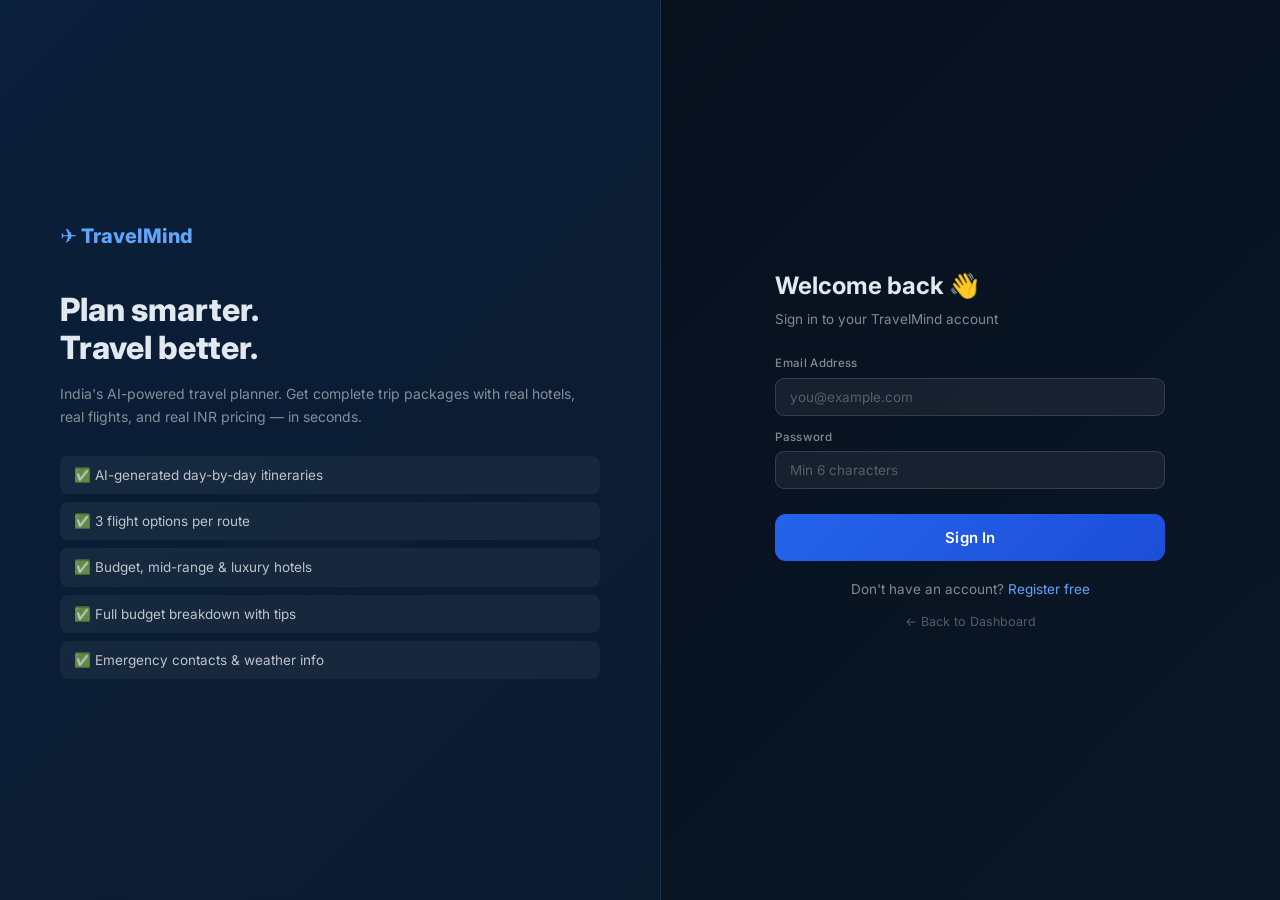
<file: frontend/index.html>
<!DOCTYPE html>
<html lang="en">

<head>
    <meta charset="UTF-8">
    <meta name="viewport" content="width=device-width, initial-scale=1.0">
    <title>TravelMind — AI Travel Planner</title>
    <script>if (!localStorage.getItem("token")) { window.location.replace("login.html"); }</script>
    <link rel="stylesheet" href="style.css">
    <link href="https://fonts.googleapis.com/css2?family=Inter:wght@300;400;500;600;700;800&display=swap"
        rel="stylesheet">
</head>

<body>
    <div class="app-layout">
        <aside class="sidebar">
            <div class="sidebar-logo"><span>✈</span> TravelMind</div>
            <nav class="sidebar-nav">
                <a class="nav-item active">🏠 <span>Dashboard</span></a>
                <a class="nav-item" onclick="go('trips.html')">🧳 <span>My Trips</span></a>
                <a class="nav-item" onclick="go('explore.html')">🌍 <span>Explore</span></a>
                <a class="nav-item" id="nav-login">🔐 <span>Login</span></a>
            </nav>
            <div class="sidebar-badge">🇮🇳 Made for India</div>
        </aside>

        <main class="main-content">
            <div class="hero-banner">
                <h1>Plan Your Perfect Trip ✈️</h1>
                <p>AI-powered travel packages — real hotels, real flights, real INR prices. All in under 30 seconds.</p>
            </div>

            <div class="plan-card">
                <div class="plan-title">Where do you want to go?</div>
                <div class="form-grid-2">
                    <div class="field-group">
                        <label>🌍 Destination</label>
                        <input id="destination" type="text" placeholder="e.g. Mumbai, Paris, Dubai">
                    </div>
                    <div class="field-group">
                        <label>📍 Departing From</label>
                        <input id="origin" type="text" placeholder="e.g. Delhi, Bangalore" value="Delhi">
                    </div>
                    <div class="field-group">
                        <label>🛫 Departure Date</label>
                        <input id="departure_date" type="date">
                    </div>
                    <div class="field-group">
                        <label>🛬 Return Date</label>
                        <input id="return_date" type="date">
                    </div>
                    <div class="field-group">
                        <label>📅 Duration (Days)</label>
                        <input id="days" type="number" min="1" max="30" placeholder="e.g. 5">
                    </div>
                    <div class="field-group">
                        <label>💰 Total Budget (₹)</label>
                        <input id="budget" type="number" min="500" placeholder="e.g. 50000">
                    </div>
                    <div class="field-group">
                        <label>👥 No. of Travelers</label>
                        <input id="travelers" type="number" min="1" max="20" placeholder="1" value="1">
                    </div>
                    <div class="field-group">
                        <label>🎯 Trip Type</label>
                        <select id="trip_type">
                            <option value="leisure">🏖 Leisure / Vacation</option>
                            <option value="adventure">🏔 Adventure</option>
                            <option value="business">💼 Business</option>
                            <option value="honeymoon">💑 Honeymoon</option>
                            <option value="family">👨‍👩‍👧 Family</option>
                            <option value="pilgrimage">🙏 Pilgrimage</option>
                            <option value="backpacking">🎒 Budget Backpacking</option>
                        </select>
                    </div>
                </div>
                <div id="form-error" class="inline-msg error" style="display:none;"></div>
                <button id="generateBtn" class="btn-generate" onclick="generateTrip()">✨ Generate My Trip Plan</button>
            </div>

            <div class="quick-destinations">
                <h3>Trending Destinations</h3>
                <div class="dest-chips">
                    <span onclick="fillDest('Goa')">🏖 Goa</span>
                    <span onclick="fillDest('Manali')">🏔 Manali</span>
                    <span onclick="fillDest('Jaipur')">🏰 Jaipur</span>
                    <span onclick="fillDest('Kerala')">🌴 Kerala</span>
                    <span onclick="fillDest('Dubai')">🌆 Dubai</span>
                    <span onclick="fillDest('Bangkok')">🛕 Bangkok</span>
                    <span onclick="fillDest('Bali')">🌺 Bali</span>
                    <span onclick="fillDest('Singapore')">🦁 Singapore</span>
                    <span onclick="fillDest('Paris')">🗼 Paris</span>
                    <span onclick="fillDest('Tokyo')">🎌 Tokyo</span>
                </div>
            </div>
        </main>

        <aside class="right-panel">
            <div class="stat-mini">
                <div class="stat-num">AI</div>
                <div class="stat-lbl">Powered Itineraries</div>
            </div>
            <div class="stat-mini">
                <div class="stat-num">3+</div>
                <div class="stat-lbl">Hotel Options</div>
            </div>
            <div class="stat-mini">
                <div class="stat-num">₹</div>
                <div class="stat-lbl">Real INR Prices</div>
            </div>
            <div class="quick-links">
                <button onclick="go('trips.html')">🧳 My Trips</button>
                <button onclick="go('explore.html')">🌍 Explore All</button>
            </div>
        </aside>
    </div>
    <script src="script.js"></script>
    <script>
        if (!localStorage.getItem("token")) { window.location.href = "login.html"; }
    </script>
    <script src="chatwidget.js"></script>
</body>

</html>
</file>
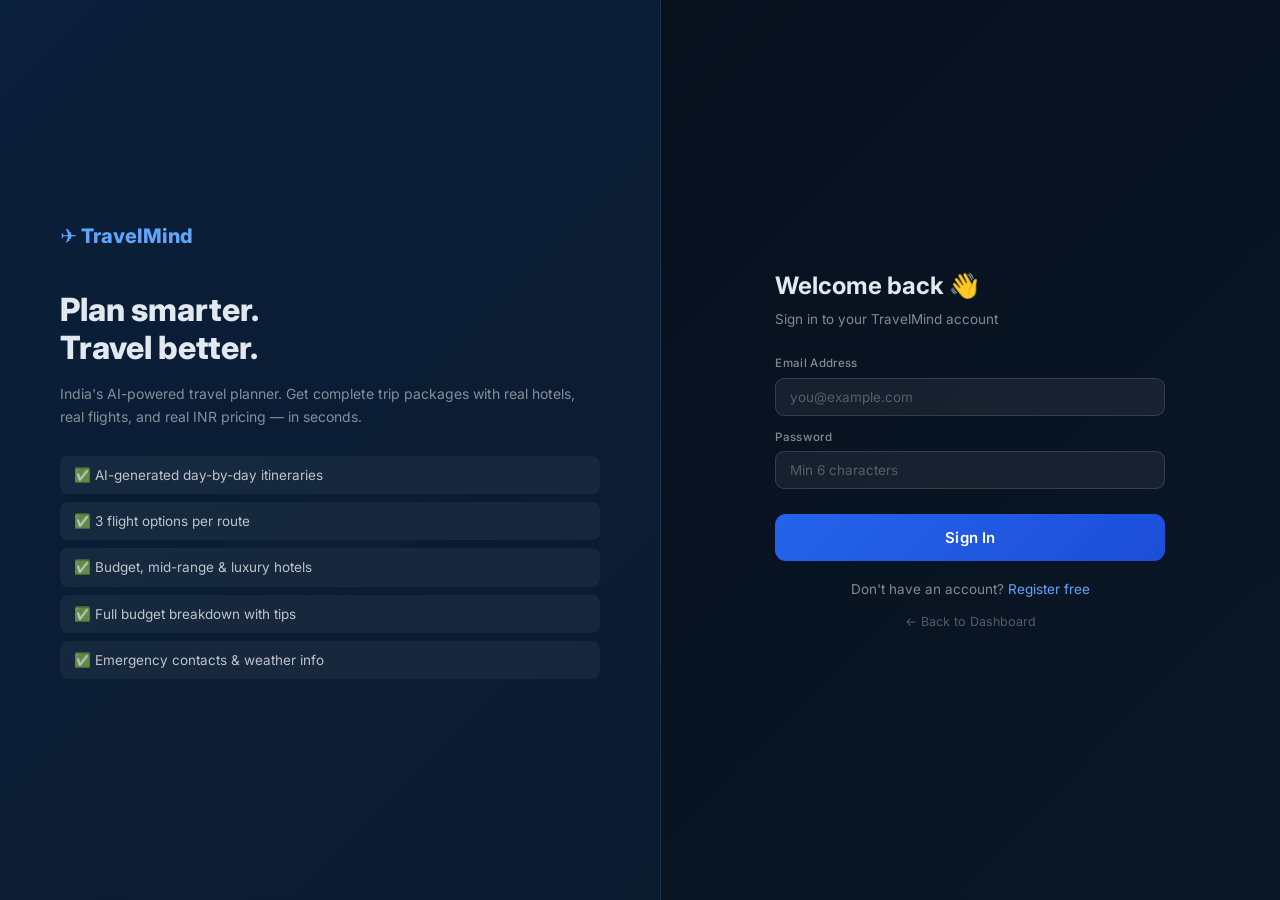
<file: frontend/explore.html>
<!DOCTYPE html>
<html lang="en">

<head>
    <meta charset="UTF-8">
    <script>if (!localStorage.getItem("token")) { window.location.replace("login.html"); }</script>
    <meta name="viewport" content="width=device-width, initial-scale=1.0">
    <title>Explore — TravelMind</title>
    <link rel="stylesheet" href="style.css">
    <link href="https://fonts.googleapis.com/css2?family=Inter:wght@300;400;500;600;700;800&display=swap"
        rel="stylesheet">
</head>

<body>
    <div class="app-layout">
        <aside class="sidebar">
            <div class="sidebar-logo"><span>✈</span> TravelMind</div>
            <nav class="sidebar-nav">
                <a class="nav-item" onclick="go('index.html')">🏠 <span>Dashboard</span></a>
                <a class="nav-item" onclick="go('trips.html')">🧳 <span>My Trips</span></a>
                <a class="nav-item active">🌍 <span>Explore</span></a>
                <a class="nav-item" id="nav-login">🔐 <span>Login</span></a>
            </nav>
            <div class="sidebar-badge">🇮🇳 Made for India</div>
        </aside>
        <main class="main-content">
            <div class="page-header">
                <h1>Explore Destinations 🌍</h1>
                <p>Tap any destination to auto-fill your trip planner</p>
            </div>

            <div
                style="margin-bottom:6px; font-size:12px; text-transform:uppercase; letter-spacing:.06em; color:var(--muted, rgba(255,255,255,.5));">
                Within India</div>
            <div class="explore-grid" id="india-grid"></div>

            <div
                style="margin:26px 0 6px; font-size:12px; text-transform:uppercase; letter-spacing:.06em; color:var(--muted, rgba(255,255,255,.5));">
                International</div>
            <div class="explore-grid" id="intl-grid"></div>
        </main>
    </div>
    <script src="script.js"></script>
    <script>
        const INDIA = [
            { name: "Goa", seed: "goa-beach", tag: "🏖 Beach & Party" },
            { name: "Manali", seed: "manali-snow", tag: "🏔 Snow & Adventure" },
            { name: "Jaipur", seed: "jaipur-palace", tag: "🏰 Heritage & Culture" },
            { name: "Kerala", seed: "kerala-backwaters", tag: "🌴 Backwaters & Nature" },
            { name: "Varanasi", seed: "varanasi-temple", tag: "🙏 Spiritual Journey" },
            { name: "Andaman", seed: "andaman-beach", tag: "🐠 Islands & Diving" },
            { name: "Rishikesh", seed: "rishikesh-river", tag: "🧘 Yoga & Rafting" },
            { name: "Ladakh", seed: "ladakh-mountains", tag: "🏔 High Altitude" },
        ];
        const INTL = [
            { name: "Dubai", seed: "dubai-skyline", tag: "🌆 Luxury & Shopping" },
            { name: "Bangkok", seed: "bangkok-temple", tag: "🛕 Culture & Food" },
            { name: "Bali", seed: "bali-rice-fields", tag: "🌺 Nature & Spirituality" },
            { name: "Singapore", seed: "singapore-marina-bay", tag: "🦁 City & Theme Parks" },
            { name: "Paris", seed: "paris-eiffel-tower", tag: "🗼 Romance & Art" },
            { name: "Tokyo", seed: "tokyo-city", tag: "🎌 Tech & Tradition" },
            { name: "Maldives", seed: "maldives-lagoon", tag: "🏝 Overwater Villas" },
            { name: "London", seed: "london-tower-bridge", tag: "🎡 History & Culture" },
            { name: "Switzerland", seed: "switzerland-alps", tag: "🏔 Alps & Chocolate" },
            { name: "New York", seed: "new-york-skyline", tag: "🗽 City That Never Sleeps" },
            { name: "Rome", seed: "rome-colosseum", tag: "🏛 History & Cuisine" },
            { name: "Amsterdam", seed: "amsterdam-canal", tag: "🚲 Canals & Tulips" },
        ];

        function renderGrid(items, id) {
            document.getElementById(id).innerHTML = items.map(d => `
        <div class="dest-card" onclick="selectDestination('${d.name}')">
            <div class="dest-img-wrap">
                <img src="https://picsum.photos/seed/${d.seed}/400/280" alt="${d.name}" loading="lazy"
                     onerror="this.src='https://picsum.photos/seed/${d.name.toLowerCase()}/400/280'">
                <div class="dest-overlay"></div>
                <div class="dest-tag">${d.tag}</div>
            </div>
            <div class="dest-name">${d.name}</div>
        </div>`).join("");
        }
        renderGrid(INDIA, "india-grid");
        renderGrid(INTL, "intl-grid");
        if (!localStorage.getItem("token")) { window.location.href = "login.html"; }
    </script>
    <script src="chatwidget.js"></script>
</body>

</html>
</file>
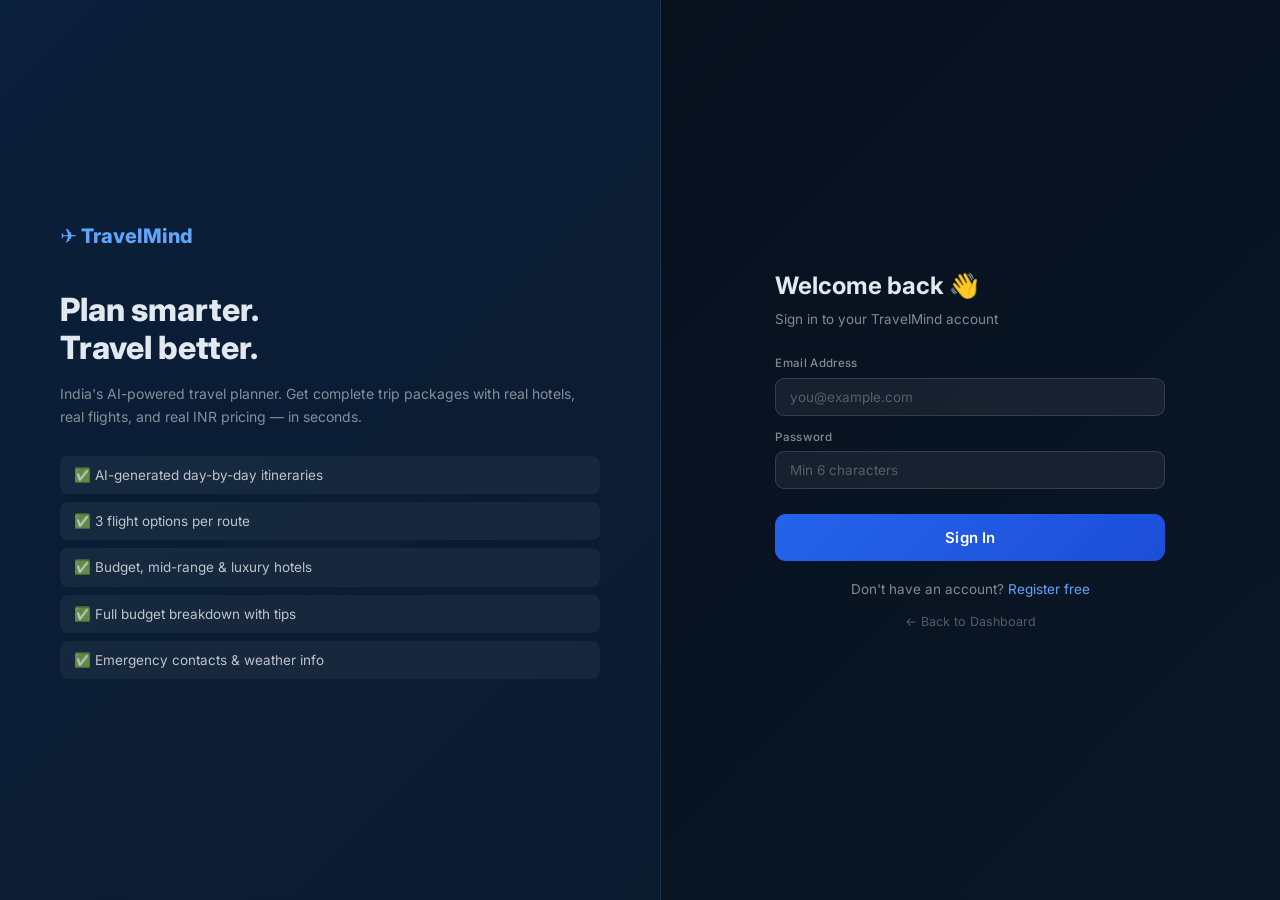
<file: frontend/login.html>
<!DOCTYPE html>
<html lang="en">

<head>
    <meta charset="UTF-8">
    <meta name="viewport" content="width=device-width, initial-scale=1.0">
    <title>Login — TravelMind</title>
    <link rel="stylesheet" href="style.css">
    <link href="https://fonts.googleapis.com/css2?family=Inter:wght@300;400;500;600;700;800&display=swap"
        rel="stylesheet">
</head>

<body class="auth-page">
    <div class="auth-wrapper">
        <div class="auth-left">
            <div class="auth-brand">✈ TravelMind</div>
            <h2>Plan smarter.<br>Travel better.</h2>
            <p>India's AI-powered travel planner. Get complete trip packages with real hotels, real flights, and real
                INR pricing — in seconds.</p>
            <div class="auth-features">
                <div>✅ AI-generated day-by-day itineraries</div>
                <div>✅ 3 flight options per route</div>
                <div>✅ Budget, mid-range & luxury hotels</div>
                <div>✅ Full budget breakdown with tips</div>
                <div>✅ Emergency contacts & weather info</div>
            </div>
        </div>
        <div class="auth-right">
            <div class="auth-box">
                <h1 id="auth-title" data-mode="login">Welcome back 👋</h1>
                <p class="auth-sub" id="auth-sub">Sign in to your TravelMind account</p>

                <div id="name-row" style="display:none;">
                    <div class="field-group">
                        <label>Full Name</label>
                        <input id="name" type="text" placeholder="Your full name">
                    </div>
                </div>
                <div class="field-group">
                    <label>Email Address</label>
                    <input id="email" type="email" placeholder="you@example.com">
                </div>
                <div class="field-group">
                    <label>Password</label>
                    <input id="password" type="password" placeholder="Min 6 characters">
                </div>

                <div id="auth-error" class="inline-msg error" style="display:none;"></div>

                <button id="auth-submit" class="btn-generate" onclick="loginUser()">Sign In</button>

                <div class="auth-switch">
                    <span id="auth-toggle-btn">
                        Don't have an account? <a onclick="toggleAuthMode()">Register free</a>
                    </span>
                </div>
                <div class="auth-back" onclick="go('index.html')">← Back to Dashboard</div>
            </div>
        </div>
    </div>
    <script src="script.js"></script>
    <script>
        if (localStorage.getItem("token")) window.location.href = "index.html";
    </script>
</body>

</html>
</file>
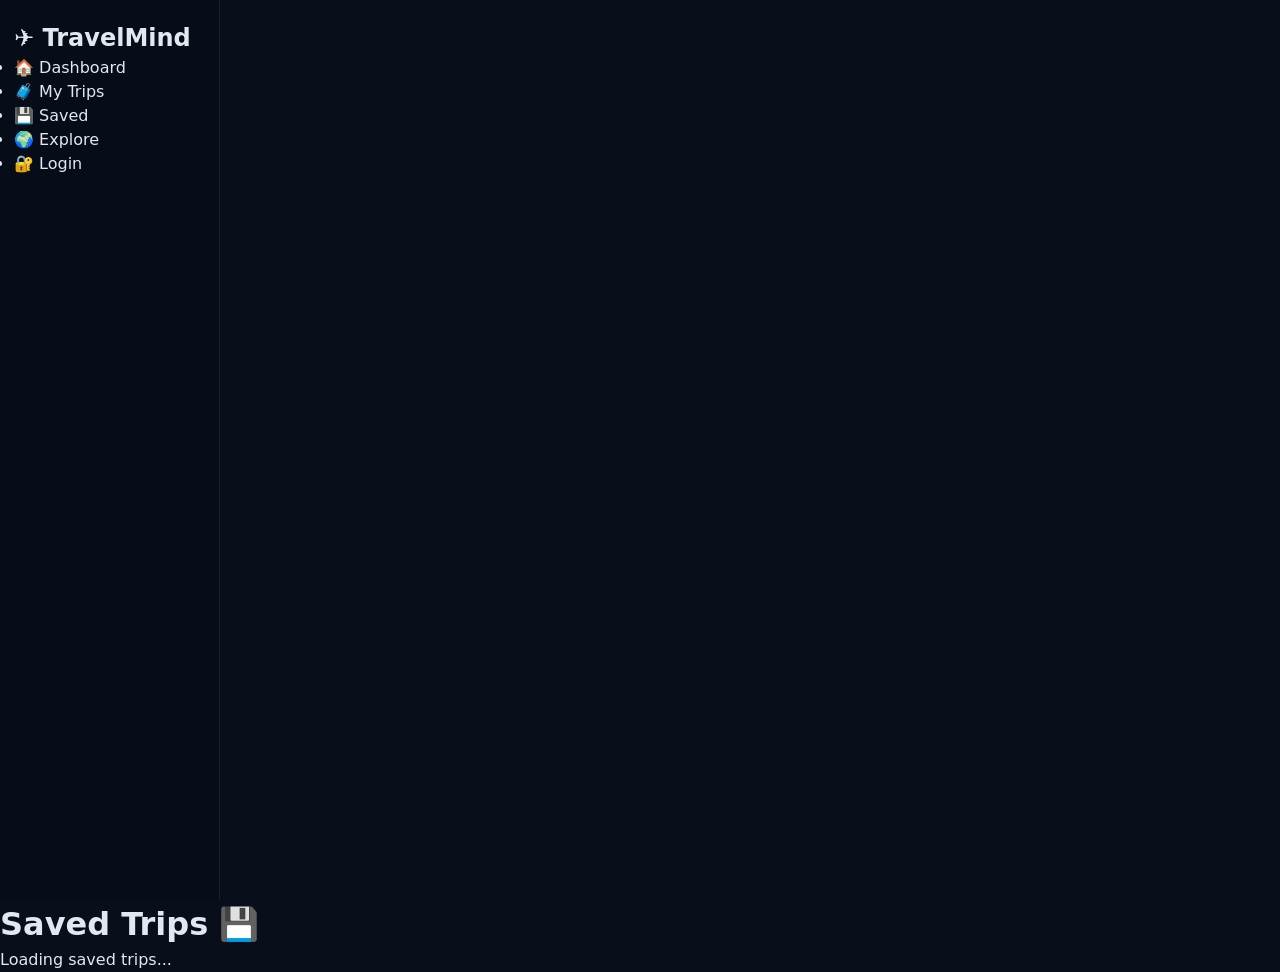
<file: frontend/saved.html>
<!DOCTYPE html>
<html lang="en">

<head>
    <meta charset="UTF-8">
    <meta name="viewport" content="width=device-width, initial-scale=1.0">
    <title>Saved Trips — TravelMind</title>
    <link rel="stylesheet" href="style.css">
    <link href="https://fonts.googleapis.com/css2?family=Poppins:wght@300;400;600&display=swap" rel="stylesheet">
</head>

<body>
    <div class="dashboard">

        <div class="sidebar">
            <h2>✈️ TravelMind</h2>
            <ul>
                <li onclick="go('index.html')" id="nav-dashboard">🏠 Dashboard</li>
                <li onclick="go('trips.html')" id="nav-trips">🧳 My Trips</li>
                <li class="active" id="nav-saved">💾 Saved</li>
                <li onclick="go('explore.html')" id="nav-explore">🌍 Explore</li>
                <li id="nav-login">🔐 Login</li>
            </ul>
        </div>

        <div class="main">
            <h1>Saved Trips 💾</h1>
            <div id="savedTrips" class="trip-grid">
                <p>Loading saved trips...</p>
            </div>
        </div>

    </div>
    <script src="script.js"></script>
</body>

</html>
</file>
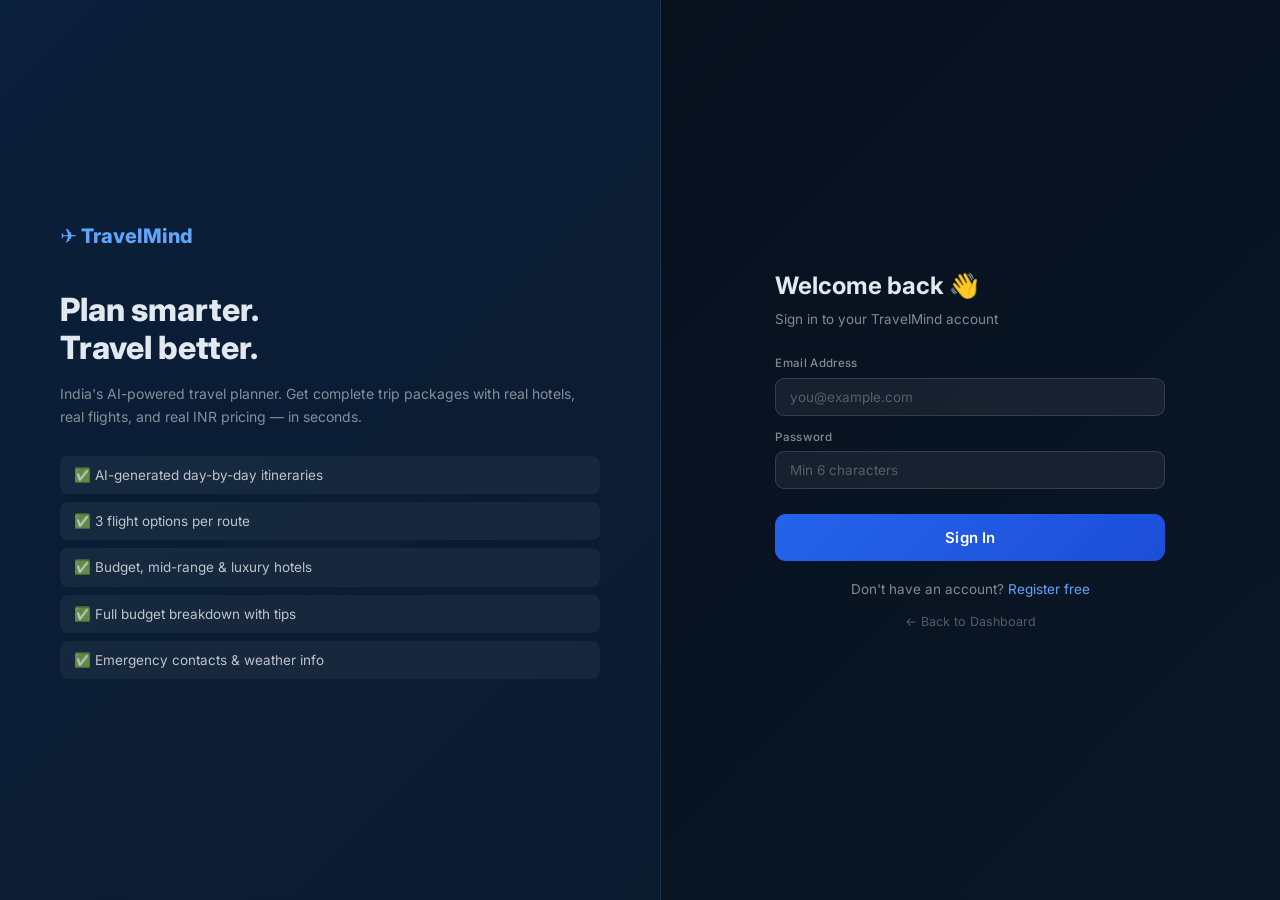
<file: frontend/trips.html>
<!DOCTYPE html>
<html lang="en">

<head>
    <meta charset="UTF-8">
    <script>if (!localStorage.getItem("token")) { window.location.replace("login.html"); }</script>
    <meta name="viewport" content="width=device-width, initial-scale=1.0">
    <title>My Trips — TravelMind</title>
    <link rel="stylesheet" href="style.css">
    <link href="https://fonts.googleapis.com/css2?family=Inter:wght@300;400;500;600;700;800&display=swap"
        rel="stylesheet">
</head>

<body>
    <div class="app-layout">
        <aside class="sidebar">
            <div class="sidebar-logo"><span>✈</span> TravelMind</div>
            <nav class="sidebar-nav">
                <a class="nav-item" onclick="go('index.html')">🏠 <span>Dashboard</span></a>
                <a class="nav-item active">🧳 <span>My Trips</span></a>
                <a class="nav-item" onclick="go('explore.html')">🌍 <span>Explore</span></a>
                <a class="nav-item" id="nav-login">🔐 <span>Login</span></a>
            </nav>
            <div class="sidebar-badge">🇮🇳 Made for India</div>
        </aside>
        <main class="main-content trips-main">
            <div class="page-header">
                <h1>My Trips 🧳</h1>
                <p>All your generated and saved travel plans — newest first</p>
            </div>
            <input class="search-bar" id="searchTrips" placeholder="🔍 Search by destination, type, or origin city..."
                oninput="filterTrips(this.value)">
            <div id="tripsContainer" class="trips-grid">
                <p class="loading-msg">⏳ Loading your trips...</p>
            </div>
        </main>
    </div>
    <script src="script.js"></script>
    <script>
        if (!localStorage.getItem("token")) { window.location.href = "login.html"; }
    </script>
    <script src="chatwidget.js"></script>
</body>

</html>
</file>
<file: frontend/style.css>
/* TravelMind v2.0 — style.css */
*,
*::before,
*::after {
    box-sizing: border-box;
    margin: 0;
    padding: 0;
}

:root {
    --bg: #080e1a;
    --bg2: #0c1525;
    --bg3: #111d30;
    --surface: rgba(255, 255, 255, .05);
    --border: rgba(255, 255, 255, .08);
    --border2: rgba(255, 255, 255, .13);
    --text: #e2e8f0;
    --muted: rgba(255, 255, 255, .5);
    --accent: #3b82f6;
    --accent2: #60a5fa;
    --green: #4ade80;
    --amber: #fbbf24;
    --red: #f87171;
}

body {
    font-family: 'Inter', system-ui, sans-serif;
    background: var(--bg);
    color: var(--text);
    min-height: 100vh;
    line-height: 1.5;
}

/* ── LAYOUT ─────────────────────────────────────────────── */
.app-layout {
    display: flex;
    min-height: 100vh;
}

.main-content {
    flex: 1;
    padding: 32px 40px;
    overflow-y: auto;
}

/* ── SIDEBAR ─────────────────────────────────────────────── */
.sidebar {
    width: 220px;
    background: #060c18;
    border-right: 1px solid var(--border);
    padding: 20px 14px;
    display: flex;
    flex-direction: column;
    position: sticky;
    top: 0;
    height: 100vh;
    flex-shrink: 0;
}

.sidebar-logo {
    display: flex;
    align-items: center;
    gap: 10px;
    font-size: 17px;
    font-weight: 700;
    color: #fff;
    padding: 8px 12px;
    margin-bottom: 28px;
}

.sidebar-logo span {
    font-size: 20px;
}

.sidebar-nav {
    display: flex;
    flex-direction: column;
    gap: 3px;
    flex: 1;
}

.nav-item {
    display: flex;
    align-items: center;
    gap: 9px;
    padding: 10px 12px;
    border-radius: 9px;
    cursor: pointer;
    font-size: 13.5px;
    color: var(--muted);
    transition: all .18s;
    text-decoration: none;
    user-select: none;
}

.nav-item:hover {
    background: var(--surface);
    color: var(--text);
}

.nav-item.active {
    background: rgba(59, 130, 246, .18);
    color: var(--accent2);
    font-weight: 500;
}

.sidebar-badge {
    margin-top: auto;
    padding: 8px;
    background: var(--surface);
    border-radius: 8px;
    font-size: 11.5px;
    color: var(--muted);
    text-align: center;
}

/* ── RIGHT PANEL ─────────────────────────────────────────── */
.right-panel {
    width: 210px;
    padding: 32px 16px;
    display: flex;
    flex-direction: column;
    gap: 12px;
    border-left: 1px solid var(--border);
}

.stat-mini {
    background: var(--surface);
    border: 1px solid var(--border);
    border-radius: 12px;
    padding: 16px;
    text-align: center;
}

.stat-num {
    font-size: 22px;
    font-weight: 700;
    color: var(--accent2);
}

.stat-lbl {
    font-size: 11px;
    color: var(--muted);
    margin-top: 3px;
}

.quick-links {
    display: flex;
    flex-direction: column;
    gap: 8px;
}

/* ── BUTTONS ─────────────────────────────────────────────── */
button,
.btn-cta {
    font-family: inherit;
    cursor: pointer;
    transition: all .18s;
    border: none;
}

.btn-generate {
    width: 100%;
    padding: 14px;
    background: linear-gradient(135deg, #2563eb, #1d4ed8);
    border-radius: 11px;
    color: #fff;
    font-size: 15px;
    font-weight: 600;
    margin-top: 12px;
    letter-spacing: .01em;
}

.btn-generate:hover:not(:disabled) {
    background: linear-gradient(135deg, #3b82f6, #2563eb);
    transform: translateY(-1px);
}

.btn-generate:disabled {
    opacity: .55;
    cursor: not-allowed;
    transform: none;
}

.btn-primary {
    padding: 9px 18px;
    background: linear-gradient(135deg, #2563eb, #1d4ed8);
    border-radius: 9px;
    color: #fff;
    font-size: 13px;
    font-weight: 600;
}

.btn-primary:hover {
    opacity: .9;
}

.btn-secondary {
    padding: 9px 18px;
    background: var(--surface);
    border: 1px solid var(--border2);
    border-radius: 9px;
    color: var(--text);
    font-size: 13px;
}

.btn-secondary:hover {
    background: rgba(255, 255, 255, .09);
}

.back-btn {
    padding: 8px 16px;
    background: var(--surface);
    border: 1px solid var(--border2);
    border-radius: 9px;
    color: var(--muted);
    font-size: 13px;
    cursor: pointer;
}

.back-btn:hover {
    color: var(--text);
    background: rgba(255, 255, 255, .09);
}

.topbar-actions {
    display: flex;
    gap: 10px;
}

.btn-share {
    padding: 9px 18px;
    background: rgba(59, 130, 246, .15);
    border: 1px solid rgba(59, 130, 246, .3);
    border-radius: 9px;
    color: var(--accent2);
    font-size: 13px;
    font-weight: 500;
}

.btn-share:hover {
    background: rgba(59, 130, 246, .25);
}

.btn-cta {
    display: inline-block;
    margin-top: 14px;
    padding: 11px 22px;
    background: linear-gradient(135deg, #2563eb, #1d4ed8);
    border-radius: 10px;
    color: #fff;
    font-size: 14px;
    font-weight: 600;
    text-decoration: none;
}

.quick-links button {
    width: 100%;
    padding: 9px;
    background: var(--surface);
    border: 1px solid var(--border);
    border-radius: 9px;
    color: var(--muted);
    font-size: 13px;
}

.quick-links button:hover {
    color: var(--text);
    background: rgba(255, 255, 255, .09);
}

/* ── INPUTS ──────────────────────────────────────────────── */
input,
select {
    width: 100%;
    padding: 10px 14px;
    background: rgba(255, 255, 255, .06);
    border: 1px solid var(--border2);
    border-radius: 9px;
    color: var(--text);
    font-size: 13.5px;
    font-family: inherit;
    outline: none;
    transition: border .18s;
}

input:focus,
select:focus {
    border-color: var(--accent);
}

input::placeholder {
    color: rgba(255, 255, 255, .28);
}

input[type="date"]::-webkit-calendar-picker-indicator {
    filter: invert(.5);
    cursor: pointer;
}

select option {
    background: #0c1525;
}

.search-bar {
    max-width: 400px;
    margin-bottom: 20px;
}

/* ── HERO BANNER (index) ─────────────────────────────────── */
.hero-banner {
    background: linear-gradient(135deg, #0f2240 0%, #0c1a30 100%);
    border: 1px solid rgba(59, 130, 246, .18);
    border-radius: 16px;
    padding: 30px 32px;
    margin-bottom: 24px;
}

.hero-banner h1 {
    font-size: 26px;
    font-weight: 700;
    margin-bottom: 7px;
}

.hero-banner p {
    color: var(--muted);
    font-size: 14px;
}

/* ── PLAN CARD ───────────────────────────────────────────── */
.plan-card {
    background: var(--surface);
    border: 1px solid var(--border);
    border-radius: 16px;
    padding: 26px;
    margin-bottom: 24px;
}

.plan-title {
    font-size: 17px;
    font-weight: 600;
    margin-bottom: 20px;
}

.form-grid-2 {
    display: grid;
    grid-template-columns: repeat(auto-fill, minmax(210px, 1fr));
    gap: 14px;
    margin-bottom: 16px;
}

.field-group {
    display: flex;
    flex-direction: column;
    gap: 5px;
}

.field-group label {
    font-size: 11.5px;
    color: var(--muted);
    font-weight: 500;
    letter-spacing: .03em;
}

/* ── QUICK DESTINATIONS ──────────────────────────────────── */
.quick-destinations {
    margin-top: 16px;
}

.quick-destinations h3 {
    font-size: 12px;
    font-weight: 500;
    color: var(--muted);
    margin-bottom: 10px;
    text-transform: uppercase;
    letter-spacing: .06em;
}

.dest-chips {
    display: flex;
    flex-wrap: wrap;
    gap: 7px;
}

.dest-chips span {
    padding: 6px 13px;
    background: var(--surface);
    border: 1px solid var(--border2);
    border-radius: 20px;
    font-size: 12.5px;
    cursor: pointer;
    color: var(--muted);
    transition: all .18s;
}

.dest-chips span:hover {
    background: rgba(59, 130, 246, .15);
    border-color: rgba(59, 130, 246, .35);
    color: var(--accent2);
}

/* ── PAGE ELEMENTS ───────────────────────────────────────── */
.page-header {
    margin-bottom: 22px;
}

.page-header h1 {
    font-size: 24px;
    font-weight: 700;
}

.page-header p {
    color: var(--muted);
    font-size: 13px;
    margin-top: 4px;
}

.page-topbar {
    display: flex;
    align-items: center;
    justify-content: space-between;
    margin-bottom: 22px;
    flex-wrap: wrap;
    gap: 10px;
}

/* ── TRIP HERO (details) ─────────────────────────────────── */
.trip-hero {
    position: relative;
    border-radius: 18px;
    overflow: hidden;
    height: 300px;
    margin-bottom: 22px;
}

.hero-img-wrap {
    position: absolute;
    inset: 0;
}

.hero-img-wrap img {
    width: 100%;
    height: 100%;
    object-fit: cover;
}

.hero-overlay {
    position: absolute;
    inset: 0;
    background: linear-gradient(to top, rgba(6, 10, 20, .96) 0%, rgba(6, 10, 20, .45) 55%, transparent 100%);
}

.hero-content {
    position: absolute;
    bottom: 0;
    left: 0;
    right: 0;
    padding: 24px 30px;
}

.hero-tags {
    display: flex;
    gap: 7px;
    margin-bottom: 9px;
    flex-wrap: wrap;
}

.hero-tag {
    padding: 3px 10px;
    background: rgba(59, 130, 246, .28);
    border: 1px solid rgba(59, 130, 246, .4);
    border-radius: 20px;
    font-size: 11.5px;
    color: #93c5fd;
    text-transform: capitalize;
}

.hero-dest {
    font-size: 34px;
    font-weight: 800;
    margin-bottom: 5px;
    line-height: 1.1;
}

.hero-sub {
    color: rgba(255, 255, 255, .65);
    font-size: 14px;
    margin-bottom: 12px;
}

.hero-dates {
    display: flex;
    align-items: flex-end;
    gap: 18px;
    flex-wrap: wrap;
}

.hero-date-item {
    display: flex;
    flex-direction: column;
}

.hd-label {
    font-size: 10px;
    color: rgba(255, 255, 255, .45);
    text-transform: uppercase;
    letter-spacing: .05em;
    margin-bottom: 2px;
}

.hd-val {
    font-size: 15px;
    font-weight: 600;
}

.hd-arrow {
    font-size: 18px;
    color: var(--accent2);
    padding-bottom: 2px;
}

/* ── STATS BAR ───────────────────────────────────────────── */
.stats-bar-grid {
    display: grid;
    grid-template-columns: repeat(auto-fill, minmax(130px, 1fr));
    gap: 10px;
    margin-bottom: 26px;
}

.stat-pill {
    background: var(--surface);
    border: 1px solid var(--border);
    border-radius: 11px;
    padding: 13px 15px;
}

.sp-label {
    font-size: 10.5px;
    color: var(--muted);
    text-transform: uppercase;
    letter-spacing: .05em;
    margin-bottom: 5px;
}

.sp-val {
    font-size: 17px;
    font-weight: 700;
    color: var(--accent2);
}

.sp-ok {
    color: var(--green);
}

.sp-over {
    color: var(--red);
}

/* ── TWO COLUMN ──────────────────────────────────────────── */
.two-col-layout {
    display: grid;
    grid-template-columns: 1fr 360px;
    gap: 20px;
    align-items: start;
}

.col-main,
.col-side {
    display: flex;
    flex-direction: column;
    gap: 18px;
}

/* ── SECTION CARD ────────────────────────────────────────── */
.section-card {
    background: var(--surface);
    border: 1px solid var(--border);
    border-radius: 15px;
    padding: 20px 22px;
}

.section-header {
    display: flex;
    align-items: baseline;
    justify-content: space-between;
    margin-bottom: 16px;
    flex-wrap: wrap;
    gap: 6px;
}

.section-header h2 {
    font-size: 15px;
    font-weight: 600;
}

.section-sub {
    font-size: 11.5px;
    color: var(--muted);
}

.flights-note {
    font-size: 12px;
    color: var(--muted);
    margin-bottom: 12px;
    font-style: italic;
}

/* ── FLIGHT CARD ─────────────────────────────────────────── */
.flight-card {
    background: var(--bg3);
    border: 1px solid var(--border);
    border-radius: 11px;
    padding: 14px 16px;
    margin-bottom: 9px;
    display: grid;
    grid-template-columns: 130px 1fr auto;
    gap: 14px;
    align-items: center;
}

.flight-card:last-child {
    margin-bottom: 0;
}

.fc-airline {
    font-size: 14px;
    font-weight: 600;
}

.fc-num {
    font-size: 11px;
    color: var(--muted);
    margin-top: 2px;
}

.fc-center {
    display: flex;
    align-items: center;
    gap: 8px;
}

.fc-timeblock {
    text-align: center;
}

.fc-timeblock-right {
    text-align: center;
}

.fc-time {
    font-size: 16px;
    font-weight: 700;
}

.fc-date {
    font-size: 10.5px;
    color: var(--muted);
    margin-top: 1px;
}

.fc-route-line {
    flex: 1;
    display: flex;
    align-items: center;
}

.fc-dot {
    width: 7px;
    height: 7px;
    border-radius: 50%;
    background: var(--accent);
    flex-shrink: 0;
}

.fc-dash {
    flex: 1;
    height: 1px;
    background: var(--border2);
    position: relative;
    display: flex;
    align-items: center;
    justify-content: center;
}

.fc-stops-lbl {
    position: absolute;
    font-size: 10px;
    color: var(--muted);
    background: var(--bg3);
    padding: 0 6px;
    white-space: nowrap;
}

.fc-cls {
    font-size: 11px;
    font-weight: 600;
    padding: 3px 9px;
    border-radius: 6px;
    margin-bottom: 6px;
    text-align: center;
}

.cls-eco {
    background: rgba(74, 222, 128, .14);
    color: var(--green);
}

.cls-biz {
    background: rgba(251, 191, 36, .14);
    color: var(--amber);
}

.cls-prem {
    background: rgba(168, 85, 247, .14);
    color: #c084fc;
}

.fc-price {
    font-size: 16px;
    font-weight: 700;
    color: var(--accent2);
    white-space: nowrap;
}

.fc-right {
    display: flex;
    flex-direction: column;
    align-items: flex-end;
    gap: 4px;
}

/* ── HOTEL CARD ──────────────────────────────────────────── */
.hotel-card {
    background: var(--bg3);
    border: 1px solid var(--border);
    border-radius: 11px;
    padding: 15px 16px;
    margin-bottom: 10px;
    transition: border .18s;
}

.hotel-card:last-child {
    margin-bottom: 0;
}

.hotel-featured {
    border-color: rgba(59, 130, 246, .4);
    background: rgba(59, 130, 246, .06);
}

.hotel-top {
    display: flex;
    justify-content: space-between;
    align-items: flex-start;
    margin-bottom: 8px;
    gap: 8px;
}

.hotel-name {
    font-size: 14px;
    font-weight: 600;
}

.hotel-area {
    font-size: 12px;
    color: var(--muted);
    margin-top: 2px;
}

.hotel-tag {
    font-size: 10px;
    font-weight: 700;
    padding: 3px 9px;
    border-radius: 20px;
    white-space: nowrap;
    flex-shrink: 0;
}

.tag-budget {
    background: rgba(74, 222, 128, .14);
    color: var(--green);
}

.tag-popular {
    background: rgba(59, 130, 246, .18);
    color: var(--accent2);
}

.tag-luxury {
    background: rgba(251, 191, 36, .14);
    color: var(--amber);
}

.hotel-stars {
    font-size: 13px;
    color: var(--amber);
    margin-bottom: 8px;
}

.hotel-rating {
    font-size: 11.5px;
    color: var(--muted);
}

.hotel-amenities {
    display: flex;
    flex-wrap: wrap;
    gap: 5px;
    margin-bottom: 8px;
}

.hotel-reason {
    font-size: 12px;
    color: var(--muted);
    font-style: italic;
    margin-bottom: 10px;
    line-height: 1.45;
}

.hotel-price-row {
    display: flex;
    justify-content: space-between;
    align-items: center;
    border-top: 1px solid var(--border);
    padding-top: 10px;
}

.hotel-ppn {
    font-size: 15px;
    font-weight: 700;
    color: var(--accent2);
}

.hotel-ppn small {
    font-size: 11px;
    font-weight: 400;
    color: var(--muted);
}

.hotel-total {
    font-size: 12px;
    color: var(--muted);
}

.pill {
    font-size: 11px;
    padding: 3px 9px;
    background: rgba(255, 255, 255, .07);
    border-radius: 20px;
    color: rgba(255, 255, 255, .7);
}

/* ── BUDGET ──────────────────────────────────────────────── */
.budget-row {
    display: flex;
    align-items: center;
    gap: 10px;
    margin-bottom: 10px;
}

.budget-label {
    font-size: 13px;
    min-width: 115px;
}

.bbar-wrap {
    flex: 1;
    height: 6px;
    background: rgba(255, 255, 255, .07);
    border-radius: 3px;
    overflow: hidden;
}

.bbar-fill {
    height: 100%;
    background: linear-gradient(90deg, #2563eb, #60a5fa);
    border-radius: 3px;
    transition: width .5s ease;
}

.budget-amt {
    font-size: 13px;
    font-weight: 600;
    color: var(--accent2);
    min-width: 75px;
    text-align: right;
}

.budget-pct {
    font-size: 11px;
    color: var(--muted);
    min-width: 32px;
    text-align: right;
}

.budget-summary {
    border-top: 1px solid var(--border);
    margin-top: 14px;
    padding-top: 12px;
    display: flex;
    flex-direction: column;
    gap: 7px;
}

.bsum-row {
    display: flex;
    justify-content: space-between;
    font-size: 13px;
}

.bsum-row strong {
    font-weight: 600;
}

.over-budget {
    color: var(--red);
}

.under-budget {
    color: var(--green);
}

/* ── WEATHER ─────────────────────────────────────────────── */
.weather-row {
    display: flex;
    gap: 8px;
    flex-wrap: wrap;
    margin-bottom: 12px;
}

.weather-chip {
    padding: 8px 13px;
    background: var(--bg3);
    border: 1px solid var(--border);
    border-radius: 9px;
    font-size: 12.5px;
}

.weather-tip {
    font-size: 12.5px;
    color: rgba(255, 255, 255, .65);
    background: rgba(59, 130, 246, .09);
    padding: 10px 13px;
    border-radius: 9px;
    border-left: 3px solid var(--accent);
}

/* ── TRANSPORT ───────────────────────────────────────────── */
.transport-grid {
    display: flex;
    flex-direction: column;
    gap: 6px;
}

.transport-chip {
    font-size: 13px;
    color: rgba(255, 255, 255, .7);
    padding: 9px 12px;
    background: var(--bg3);
    border-radius: 8px;
}

/* ── ITINERARY ───────────────────────────────────────────── */
.day-card {
    background: var(--bg3);
    border-radius: 12px;
    padding: 17px 18px;
    margin-bottom: 11px;
    border-left: 3px solid var(--accent);
}

.day-card:last-child {
    margin-bottom: 0;
}

.day-card-header {
    display: flex;
    align-items: center;
    gap: 11px;
    margin-bottom: 13px;
}

.day-badge {
    background: var(--accent);
    color: #fff;
    font-size: 11px;
    font-weight: 700;
    padding: 3px 10px;
    border-radius: 20px;
    flex-shrink: 0;
}

.day-title {
    font-size: 13.5px;
    font-weight: 600;
    color: var(--accent2);
}

.day-desc {
    font-size: 13px;
    color: var(--muted);
    line-height: 1.55;
}

.day-timeline {
    display: flex;
    flex-direction: column;
    gap: 9px;
}

.tl-item {
    display: flex;
    gap: 11px;
    align-items: flex-start;
}

.tl-icon {
    font-size: 15px;
    margin-top: 1px;
    flex-shrink: 0;
}

.tl-item strong {
    font-size: 11px;
    color: var(--muted);
    text-transform: uppercase;
    letter-spacing: .04em;
    display: block;
    margin-bottom: 2px;
}

.tl-item p {
    font-size: 13px;
    color: rgba(255, 255, 255, .78);
    line-height: 1.5;
    margin: 0;
}

/* ── TIPS ────────────────────────────────────────────────── */
.tips-list {
    list-style: none;
    display: flex;
    flex-direction: column;
    gap: 7px;
}

.tips-list li {
    font-size: 13px;
    color: rgba(255, 255, 255, .75);
    padding: 10px 14px 10px 34px;
    background: var(--bg3);
    border-radius: 9px;
    position: relative;
    line-height: 1.5;
}

.tips-list li::before {
    content: "✔";
    position: absolute;
    left: 11px;
    color: var(--green);
    font-size: 11.5px;
    top: 12px;
}

/* ── EMERGENCY ───────────────────────────────────────────── */
.emergency-grid {
    display: grid;
    grid-template-columns: 1fr 1fr;
    gap: 9px;
}

.ec-card {
    background: var(--bg3);
    border: 1px solid var(--border);
    border-radius: 9px;
    padding: 12px;
}

.ec-label {
    font-size: 11.5px;
    color: var(--muted);
    margin-bottom: 4px;
}

.ec-num {
    font-size: 16px;
    font-weight: 700;
    color: var(--red);
    text-decoration: none;
    display: block;
}

.ec-num:hover {
    color: #fca5a5;
}

/* ── RECOMMENDATION ──────────────────────────────────────── */
.rec-quote {
    font-size: 14px;
    line-height: 1.75;
    color: rgba(255, 255, 255, .75);
    border-left: 3px solid var(--accent);
    padding-left: 14px;
    margin-bottom: 16px;
    font-style: italic;
}

.rec-actions {
    display: flex;
    gap: 10px;
}

/* ── TRIPS GRID ──────────────────────────────────────────── */
.trips-grid {
    display: grid;
    grid-template-columns: repeat(auto-fill, minmax(275px, 1fr));
    gap: 18px;
}

.trip-card {
    background: var(--surface);
    border: 1px solid var(--border);
    border-radius: 15px;
    overflow: hidden;
    transition: all .2s;
}

.trip-card:hover {
    border-color: rgba(59, 130, 246, .3);
    transform: translateY(-3px);
}

.tc-img-wrap {
    position: relative;
    height: 170px;
}

.tc-img-wrap img {
    width: 100%;
    height: 100%;
    object-fit: cover;
    display: block;
}

.tc-badge {
    position: absolute;
    top: 9px;
    right: 9px;
    background: rgba(6, 10, 20, .82);
    padding: 4px 10px;
    border-radius: 20px;
    font-size: 11px;
    color: rgba(255, 255, 255, .85);
    text-transform: capitalize;
    backdrop-filter: blur(4px);
}

.tc-body {
    padding: 15px;
}

.tc-dest {
    font-size: 16px;
    font-weight: 700;
    margin-bottom: 5px;
}

.tc-origin {
    font-size: 12px;
    color: var(--muted);
    margin-bottom: 3px;
}

.tc-dates {
    font-size: 12px;
    color: var(--muted);
    margin-bottom: 6px;
}

.tc-stats {
    display: flex;
    gap: 12px;
    font-size: 12.5px;
    color: rgba(255, 255, 255, .7);
    margin-bottom: 12px;
    flex-wrap: wrap;
}

.tc-actions {
    display: flex;
    gap: 7px;
}

.tc-btn-view {
    flex: 1;
    padding: 8px;
    font-size: 12.5px;
    font-weight: 500;
    background: rgba(59, 130, 246, .14);
    border: 1px solid rgba(59, 130, 246, .28);
    border-radius: 8px;
    color: var(--accent2);
}

.tc-btn-view:hover {
    background: rgba(59, 130, 246, .25);
}

.tc-btn-del {
    padding: 8px 12px;
    font-size: 12px;
    background: rgba(239, 68, 68, .12);
    border: 1px solid rgba(239, 68, 68, .22);
    border-radius: 8px;
    color: var(--red);
}

.tc-btn-del:hover {
    background: rgba(239, 68, 68, .22);
}

/* ── EXPLORE GRID ────────────────────────────────────────── */
.explore-grid {
    display: grid;
    grid-template-columns: repeat(auto-fill, minmax(185px, 1fr));
    gap: 14px;
    margin-bottom: 10px;
}

.dest-card {
    border-radius: 13px;
    overflow: hidden;
    cursor: pointer;
    border: 1px solid var(--border);
    transition: all .2s;
}

.dest-card:hover {
    transform: translateY(-5px);
    border-color: rgba(59, 130, 246, .35);
}

.dest-img-wrap {
    position: relative;
    height: 140px;
}

.dest-img-wrap img {
    width: 100%;
    height: 100%;
    object-fit: cover;
    display: block;
}

.dest-overlay {
    position: absolute;
    inset: 0;
    background: linear-gradient(to top, rgba(6, 10, 20, .88), transparent 60%);
}

.dest-tag {
    position: absolute;
    bottom: 7px;
    left: 9px;
    font-size: 11px;
    color: rgba(255, 255, 255, .8);
}

.dest-name {
    padding: 9px 12px;
    font-size: 13.5px;
    font-weight: 600;
    background: var(--bg3);
}

/* ── AUTH PAGE ───────────────────────────────────────────── */
.auth-page {
    background: linear-gradient(135deg, #050c18, #0b1828);
}

.auth-wrapper {
    display: flex;
    min-height: 100vh;
}

.auth-left {
    flex: 1;
    padding: 60px;
    display: flex;
    flex-direction: column;
    justify-content: center;
    background: linear-gradient(135deg, #0a1f3a, #0c1a2e);
    border-right: 1px solid var(--border);
}

.auth-brand {
    font-size: 20px;
    font-weight: 800;
    color: var(--accent2);
    margin-bottom: 40px;
}

.auth-left h2 {
    font-size: 32px;
    font-weight: 800;
    line-height: 1.2;
    margin-bottom: 14px;
}

.auth-left>p {
    color: var(--muted);
    font-size: 14px;
    margin-bottom: 28px;
    line-height: 1.65;
}

.auth-features {
    display: flex;
    flex-direction: column;
    gap: 8px;
}

.auth-features div {
    font-size: 13.5px;
    color: rgba(255, 255, 255, .72);
    padding: 9px 14px;
    background: var(--surface);
    border-radius: 8px;
}

.auth-right {
    flex: 1;
    display: flex;
    align-items: center;
    justify-content: center;
    padding: 40px;
}

.auth-box {
    width: 100%;
    max-width: 390px;
}

.auth-box h1 {
    font-size: 24px;
    font-weight: 700;
    margin-bottom: 5px;
}

.auth-sub {
    color: var(--muted);
    font-size: 13.5px;
    margin-bottom: 26px;
}

.auth-box .field-group {
    margin-bottom: 13px;
}

.auth-switch {
    margin-top: 18px;
    font-size: 13.5px;
    color: var(--muted);
    text-align: center;
}

.auth-switch a {
    color: var(--accent2);
    cursor: pointer;
}

.auth-back {
    margin-top: 14px;
    text-align: center;
    font-size: 12.5px;
    color: rgba(255, 255, 255, .3);
    cursor: pointer;
}

.auth-back:hover {
    color: var(--muted);
}

/* ── MESSAGES ────────────────────────────────────────────── */
.inline-msg {
    padding: 10px 14px;
    border-radius: 9px;
    font-size: 13px;
}

.inline-msg.error {
    background: rgba(239, 68, 68, .11);
    color: #fca5a5;
    border: 1px solid rgba(239, 68, 68, .24);
}

.inline-msg.success {
    background: rgba(74, 222, 128, .11);
    color: #86efac;
    border: 1px solid rgba(74, 222, 128, .24);
}

/* ── MISC ────────────────────────────────────────────────── */
.loading-msg {
    color: var(--muted);
    font-size: 14px;
    padding: 24px 0;
}

.empty-state {
    text-align: center;
    padding: 60px 20px;
    color: var(--muted);
}

.empty-icon {
    font-size: 48px;
    margin-bottom: 14px;
}

.empty-state h3 {
    font-size: 18px;
    margin-bottom: 8px;
    color: var(--text);
}

.empty-state p {
    font-size: 14px;
    margin-bottom: 4px;
}

.empty-note {
    color: var(--muted);
    font-size: 13px;
    font-style: italic;
}

/* ── PRINT ───────────────────────────────────────────────── */
@media print {
    @page {
        margin: 1.2cm;
        size: A4;
    }

    * {
        -webkit-print-color-adjust: exact !important;
        print-color-adjust: exact !important;
    }

    .sidebar,
    .page-topbar,
    .topbar-actions,
    .btn-primary,
    .btn-secondary,
    .btn-generate,
    .tc-actions,
    .btn-share,
    .back-btn,
    .rec-actions {
        display: none !important;
    }

    body {
        background: #fff !important;
        color: #111 !important;
        font-size: 11pt;
    }

    .app-layout {
        display: block !important;
    }

    .main-content {
        padding: 0 !important;
        max-width: 100% !important;
    }

    .two-col-layout {
        display: block !important;
    }

    .col-main,
    .col-side {
        display: block !important;
    }

    .trip-hero {
        height: 180px !important;
        border-radius: 8px !important;
        page-break-after: avoid;
        margin-bottom: 16px !important;
    }

    .hero-dest {
        font-size: 26pt !important;
        color: #fff !important;
    }

    .hero-sub,
    .hd-val,
    .hd-label,
    .hero-tag,
    .hd-arrow {
        color: #fff !important;
    }

    .stats-bar-grid {
        display: grid !important;
        grid-template-columns: repeat(3, 1fr) !important;
        gap: 8px !important;
        margin-bottom: 16px !important;
    }

    .stat-pill {
        background: #f0f4ff !important;
        border: 1px solid #c7d2fe !important;
        border-radius: 6px !important;
        padding: 8px 10px !important;
    }

    .sp-label {
        color: #555 !important;
        font-size: 8pt !important;
    }

    .sp-val {
        color: #1e40af !important;
        font-size: 13pt !important;
    }

    .sp-ok {
        color: #166534 !important;
    }

    .sp-over {
        color: #991b1b !important;
    }

    .section-card {
        background: #fff !important;
        border: 1px solid #e2e8f0 !important;
        border-radius: 8px !important;
        padding: 14px !important;
        margin-bottom: 12px !important;
        page-break-inside: avoid;
    }

    .section-header h2 {
        color: #1e293b !important;
        font-size: 12pt !important;
        border-bottom: 1.5px solid #e2e8f0;
        padding-bottom: 6px;
        margin-bottom: 10px;
    }

    .section-sub {
        color: #64748b !important;
    }

    .flight-card {
        background: #f8fafc !important;
        border: 1px solid #e2e8f0 !important;
        border-radius: 6px !important;
        padding: 10px 12px !important;
        margin-bottom: 6px !important;
        display: grid !important;
        grid-template-columns: 110px 1fr auto !important;
        gap: 10px !important;
        page-break-inside: avoid;
    }

    .fc-airline {
        color: #1e293b !important;
        font-weight: 600;
        font-size: 10pt !important;
    }

    .fc-num,
    .fc-date,
    .fc-stops-lbl,
    .fc-duration {
        color: #64748b !important;
        font-size: 8pt !important;
    }

    .fc-time {
        color: #1e293b !important;
        font-size: 13pt !important;
        font-weight: 700;
    }

    .fc-dot {
        background: #3b82f6 !important;
    }

    .fc-dash {
        background: #cbd5e1 !important;
        height: 1px !important;
    }

    .cls-eco {
        background: #dcfce7 !important;
        color: #166534 !important;
        font-size: 8pt !important;
        padding: 2px 6px !important;
    }

    .cls-biz {
        background: #fef9c3 !important;
        color: #854d0e !important;
        font-size: 8pt !important;
        padding: 2px 6px !important;
    }

    .cls-prem {
        background: #f3e8ff !important;
        color: #6b21a8 !important;
        font-size: 8pt !important;
        padding: 2px 6px !important;
    }

    .fc-price {
        color: #1e40af !important;
        font-size: 13pt !important;
        font-weight: 700;
    }

    .hotel-card {
        background: #f8fafc !important;
        border: 1px solid #e2e8f0 !important;
        border-radius: 6px !important;
        padding: 10px 12px !important;
        margin-bottom: 8px !important;
        page-break-inside: avoid;
    }

    .hotel-name {
        color: #1e293b !important;
        font-weight: 600;
        font-size: 10pt !important;
    }

    .hotel-area {
        color: #64748b !important;
        font-size: 9pt !important;
    }

    .hotel-stars {
        color: #d97706 !important;
    }

    .hotel-rating {
        color: #64748b !important;
    }

    .hotel-reason {
        color: #475569 !important;
        font-size: 9pt !important;
    }

    .hotel-ppn {
        color: #1e40af !important;
        font-weight: 700;
    }

    .hotel-total {
        color: #64748b !important;
    }

    .tag-budget {
        background: #dcfce7 !important;
        color: #166534 !important;
    }

    .tag-popular {
        background: #dbeafe !important;
        color: #1e40af !important;
    }

    .tag-luxury {
        background: #fef9c3 !important;
        color: #854d0e !important;
    }

    .pill {
        background: #f1f5f9 !important;
        color: #475569 !important;
        font-size: 8pt !important;
    }

    .budget-label {
        color: #334155 !important;
        font-size: 9pt !important;
        min-width: 100px !important;
    }

    .bbar-wrap {
        background: #e2e8f0 !important;
    }

    .bbar-fill {
        background: #3b82f6 !important;
    }

    .budget-amt {
        color: #1e40af !important;
        font-size: 9pt !important;
    }

    .budget-pct {
        color: #64748b !important;
        font-size: 8pt !important;
    }

    .bsum-row {
        color: #334155 !important;
        font-size: 9pt !important;
    }

    .under-budget {
        color: #166534 !important;
    }

    .over-budget {
        color: #991b1b !important;
    }

    .day-card {
        background: #f8fafc !important;
        border-left: 3px solid #3b82f6 !important;
        border-radius: 0 6px 6px 0 !important;
        padding: 10px 12px !important;
        margin-bottom: 8px !important;
        page-break-inside: avoid;
    }

    .day-badge {
        background: #3b82f6 !important;
        color: #fff !important;
        font-size: 8pt !important;
    }

    .day-title {
        color: #1e40af !important;
        font-size: 10pt !important;
    }

    .tl-item strong {
        color: #64748b !important;
        font-size: 8pt !important;
    }

    .tl-item p {
        color: #334155 !important;
        font-size: 9pt !important;
    }

    .tips-list li {
        background: #f8fafc !important;
        color: #334155 !important;
        font-size: 9pt !important;
    }

    .tips-list li::before {
        color: #166534 !important;
    }

    .emergency-grid {
        display: grid !important;
        grid-template-columns: 1fr 1fr !important;
        gap: 8px !important;
    }

    .ec-card {
        background: #f8fafc !important;
        border: 1px solid #e2e8f0 !important;
    }

    .ec-label {
        color: #64748b !important;
        font-size: 9pt !important;
    }

    .ec-num {
        color: #dc2626 !important;
        font-size: 13pt !important;
    }

    .rec-quote {
        color: #334155 !important;
        border-left-color: #3b82f6 !important;
        font-size: 10pt !important;
    }

    .weather-chip {
        background: #f0f9ff !important;
        border: 1px solid #bae6fd !important;
        color: #0c4a6e !important;
        font-size: 9pt !important;
    }

    .weather-tip {
        background: #f0f9ff !important;
        color: #0c4a6e !important;
        border-left-color: #3b82f6 !important;
        font-size: 9pt !important;
    }

    .transport-chip {
        background: #f8fafc !important;
        color: #334155 !important;
        font-size: 9pt !important;
    }

    .flights-note {
        color: #64748b !important;
        font-size: 8pt !important;
    }

    .hotel-featured {
        border: 2px solid #3b82f6 !important;
    }
}

/* ── SCROLLBAR ───────────────────────────────────────────── */
::-webkit-scrollbar {
    width: 5px;
}

::-webkit-scrollbar-track {
    background: transparent;
}

::-webkit-scrollbar-thumb {
    background: rgba(255, 255, 255, .1);
    border-radius: 3px;
}

/* ── RESPONSIVE ──────────────────────────────────────────── */
@media (max-width: 1100px) {
    .two-col-layout {
        grid-template-columns: 1fr;
    }
}

@media (max-width: 900px) {
    .right-panel {
        display: none;
    }
}

@media (max-width: 768px) {
    .sidebar {
        display: none;
    }

    .main-content {
        padding: 18px;
    }

    .auth-left {
        display: none;
    }

    .hero-dest {
        font-size: 26px;
    }

    .trip-hero {
        height: 240px;
    }

    .flight-card {
        grid-template-columns: 1fr;
        gap: 10px;
    }

    .emergency-grid {
        grid-template-columns: 1fr;
    }

    .stats-bar-grid {
        grid-template-columns: repeat(2, 1fr);
    }
}

/* ── TRIPS PAGE FIXES ─────────────────────────────────────── */
.trips-page-layout {
    display: flex;
    min-height: 100vh;
}

/* Empty state centered properly */
#tripsContainer .empty-state {
    grid-column: 1 / -1;
    display: flex;
    flex-direction: column;
    align-items: center;
    justify-content: center;
    min-height: 400px;
    padding: 40px 20px;
}

/* Fix trips grid spanning full width when empty */
.trips-grid:has(.empty-state) {
    display: flex;
    align-items: center;
    justify-content: center;
    min-height: 50vh;
}

/* Sidebar always visible on trips page */
@media (max-width: 768px) {
    .app-layout {
        flex-direction: column;
    }

    .sidebar {
        display: flex !important;
        width: 100% !important;
        height: auto !important;
        flex-direction: row !important;
        padding: 12px 16px !important;
        position: sticky !important;
        top: 0 !important;
        z-index: 100;
        align-items: center;
    }

    .sidebar-logo {
        margin-bottom: 0 !important;
        margin-right: auto;
        font-size: 15px !important;
    }

    .sidebar-nav {
        flex-direction: row !important;
        gap: 4px !important;
        flex: none !important;
    }

    .sidebar-nav .nav-item span {
        display: none;
    }

    .sidebar-nav .nav-item {
        padding: 8px 10px !important;
        font-size: 16px;
    }

    .sidebar-badge {
        display: none !important;
    }

    .main-content {
        padding: 16px !important;
    }

    .page-header h1 {
        font-size: 20px !important;
    }

    .trips-grid {
        grid-template-columns: repeat(auto-fill, minmax(240px, 1fr)) !important;
    }
}

/* ── MY TRIPS CENTERED LAYOUT ─────────────────────────────── */
.trips-main {
    max-width: 900px;
    margin: 0 auto;
    width: 100%;
}

.trips-main .page-header {
    text-align: center;
    margin-bottom: 28px;
}

.trips-main .search-bar {
    display: block;
    margin: 0 auto 24px;
    max-width: 480px;
}

.trips-main .empty-state {
    text-align: center;
    padding: 60px 20px;
}

/* ── LIVE WEATHER ────────────────────────────────────────────── */
.weather-current {
    display: flex;
    align-items: center;
    gap: 16px;
    margin-bottom: 16px;
    flex-wrap: wrap;
}

.weather-big-temp {
    font-size: 42px;
    font-weight: 700;
    color: var(--text);
    line-height: 1;
}

.weather-condition {
    font-size: 15px;
    font-weight: 500;
    color: var(--text);
    margin-bottom: 8px;
}

.weather-meta {
    display: flex;
    flex-wrap: wrap;
    gap: 10px;
}

.weather-meta span {
    font-size: 12px;
    color: var(--muted);
    background: var(--surface);
    padding: 4px 10px;
    border-radius: 20px;
}

.weather-forecast {
    display: grid;
    grid-template-columns: repeat(3, 1fr);
    gap: 10px;
}

.forecast-day {
    background: var(--bg3);
    border-radius: 10px;
    padding: 12px;
    text-align: center;
}

.forecast-date {
    font-size: 11px;
    color: var(--muted);
    margin-bottom: 6px;
}

.forecast-emoji {
    font-size: 22px;
    margin-bottom: 4px;
}

.forecast-temp {
    font-size: 13px;
    font-weight: 600;
}

.forecast-rain {
    font-size: 11px;
    color: var(--muted);
    margin-top: 4px;
}

/* ── CURRENCY ────────────────────────────────────────────────── */
.currency-grid {
    display: grid;
    grid-template-columns: repeat(2, 1fr);
    gap: 8px;
    margin-bottom: 10px;
}

.currency-item {
    display: flex;
    align-items: center;
    justify-content: space-between;
    background: var(--bg3);
    border-radius: 9px;
    padding: 10px 13px;
}

.cur-code {
    font-size: 12px;
    font-weight: 700;
    color: var(--muted);
    min-width: 36px;
}

.cur-flag {
    font-size: 14px;
}

.cur-val {
    font-size: 14px;
    font-weight: 600;
    color: var(--accent2);
}

.currency-note {
    font-size: 11px;
    color: var(--muted);
    font-style: italic;
}

/* ── PACKING CHECKLIST ───────────────────────────────────────── */
.packing-loading {
    color: var(--muted);
    font-size: 13px;
    padding: 20px 0;
    text-align: center;
}

.packing-header {
    display: flex;
    justify-content: space-between;
    align-items: center;
    margin-bottom: 14px;
}

.packing-progress {
    font-size: 13px;
    font-weight: 600;
    color: var(--accent2);
}

.packing-reset {
    font-size: 11px;
    padding: 5px 12px;
    background: var(--surface);
    border: 1px solid var(--border);
    border-radius: 8px;
    color: var(--muted);
    cursor: pointer;
}

.packing-reset:hover {
    color: var(--text);
}

.packing-category {
    margin-bottom: 16px;
}

.packing-cat-title {
    font-size: 13px;
    font-weight: 600;
    color: var(--accent2);
    margin-bottom: 8px;
}

.packing-items {
    display: flex;
    flex-direction: column;
    gap: 6px;
}

.packing-item {
    display: flex;
    align-items: center;
    gap: 10px;
    font-size: 13px;
    color: var(--text);
    cursor: pointer;
    padding: 7px 10px;
    background: var(--bg3);
    border-radius: 8px;
    transition: .15s;
}

.packing-item:hover {
    background: rgba(255, 255, 255, .08);
}

.packing-item input[type=checkbox] {
    width: 16px;
    height: 16px;
    accent-color: var(--accent);
    cursor: pointer;
    flex-shrink: 0;
}

.packing-item:has(input:checked) span {
    text-decoration: line-through;
    color: var(--muted);
}

/* ── TRIP NOTES ──────────────────────────────────────────────── */
.trip-notes-area {
    width: 100%;
    min-height: 120px;
    background: var(--bg3);
    border: 1px solid var(--border2);
    border-radius: 10px;
    padding: 12px;
    color: var(--text);
    font-size: 13px;
    font-family: inherit;
    resize: vertical;
    outline: none;
    line-height: 1.6;
    transition: border .2s;
}

.trip-notes-area:focus {
    border-color: var(--accent);
}

.trip-notes-area::placeholder {
    color: var(--muted);
}

.notes-actions {
    display: flex;
    align-items: center;
    justify-content: space-between;
    margin-top: 10px;
}

.notes-saved {
    font-size: 12px;
    color: var(--green);
}

.btn-notes-save {
    padding: 8px 16px;
    background: var(--surface);
    border: 1px solid var(--border2);
    border-radius: 9px;
    color: var(--text);
    font-size: 12px;
    cursor: pointer;
    transition: .15s;
}

.btn-notes-save:hover {
    background: rgba(255, 255, 255, .1);
}

/* ── EMAIL SECTION ───────────────────────────────────────────── */
.email-row {
    display: flex;
    gap: 10px;
    align-items: center;
}

.email-row input {
    flex: 1;
}

.email-row .btn-primary {
    margin-top: 0;
    padding: 11px 18px;
    white-space: nowrap;
}

/* ── TRIP STATUS TAGS ────────────────────────────────────────── */
.tc-status {
    position: absolute;
    top: 9px;
    left: 9px;
    font-size: 10px;
    font-weight: 700;
    padding: 3px 9px;
    border-radius: 20px;
    backdrop-filter: blur(4px);
}

.status-past {
    background: rgba(100, 116, 139, .8);
    color: #e2e8f0;
}

.status-ongoing {
    background: rgba(37, 99, 235, .85);
    color: #fff;
}

.status-soon {
    background: rgba(239, 68, 68, .85);
    color: #fff;
}

.status-upcoming {
    background: rgba(74, 222, 128, .2);
    color: #4ade80;
    border: 1px solid rgba(74, 222, 128, .3);
}

.status-planning {
    background: rgba(255, 255, 255, .1);
    color: rgba(255, 255, 255, .7);
}

.tc-img-wrap {
    position: relative;
}

/* ── MULTI-NOTE SYSTEM ───────────────────────────────────────── */
.notes-input-row {
    display: flex;
    flex-direction: column;
    gap: 8px;
    margin-bottom: 16px;
}

.btn-notes-add {
    align-self: flex-end;
    padding: 9px 18px;
    background: linear-gradient(135deg, #2563eb, #1d4ed8);
    border: none;
    border-radius: 9px;
    color: #fff;
    font-size: 13px;
    font-weight: 600;
    cursor: pointer;
}

.btn-notes-add:hover {
    opacity: .9;
}

#notes-list {
    display: flex;
    flex-direction: column;
    gap: 10px;
}

.note-item {
    background: var(--bg3);
    border: 1px solid var(--border);
    border-radius: 10px;
    padding: 12px 14px;
    border-left: 3px solid var(--accent);
}

.note-meta {
    display: flex;
    justify-content: space-between;
    align-items: center;
    margin-bottom: 7px;
}

.note-time {
    font-size: 11px;
    color: var(--muted);
}

.note-delete {
    font-size: 11px;
    padding: 3px 8px;
    background: rgba(239, 68, 68, .12);
    border: 1px solid rgba(239, 68, 68, .2);
    border-radius: 6px;
    color: var(--red);
    cursor: pointer;
    transition: .15s;
}

.note-delete:hover {
    background: rgba(239, 68, 68, .25);
}

.note-text {
    font-size: 13px;
    color: var(--text);
    line-height: 1.6;
    white-space: pre-wrap;
}

/* ── THREE COL LAYOUT ────────────────────────────────────────── */
.three-col-layout {
    display: grid;
    grid-template-columns: repeat(3, 1fr);
    gap: 20px;
    margin-top: 20px;
}

@media (max-width: 900px) {
    .three-col-layout {
        grid-template-columns: 1fr;
    }
}

@media (max-width: 1100px) {
    .three-col-layout {
        grid-template-columns: repeat(2, 1fr);
    }
}
</file>
